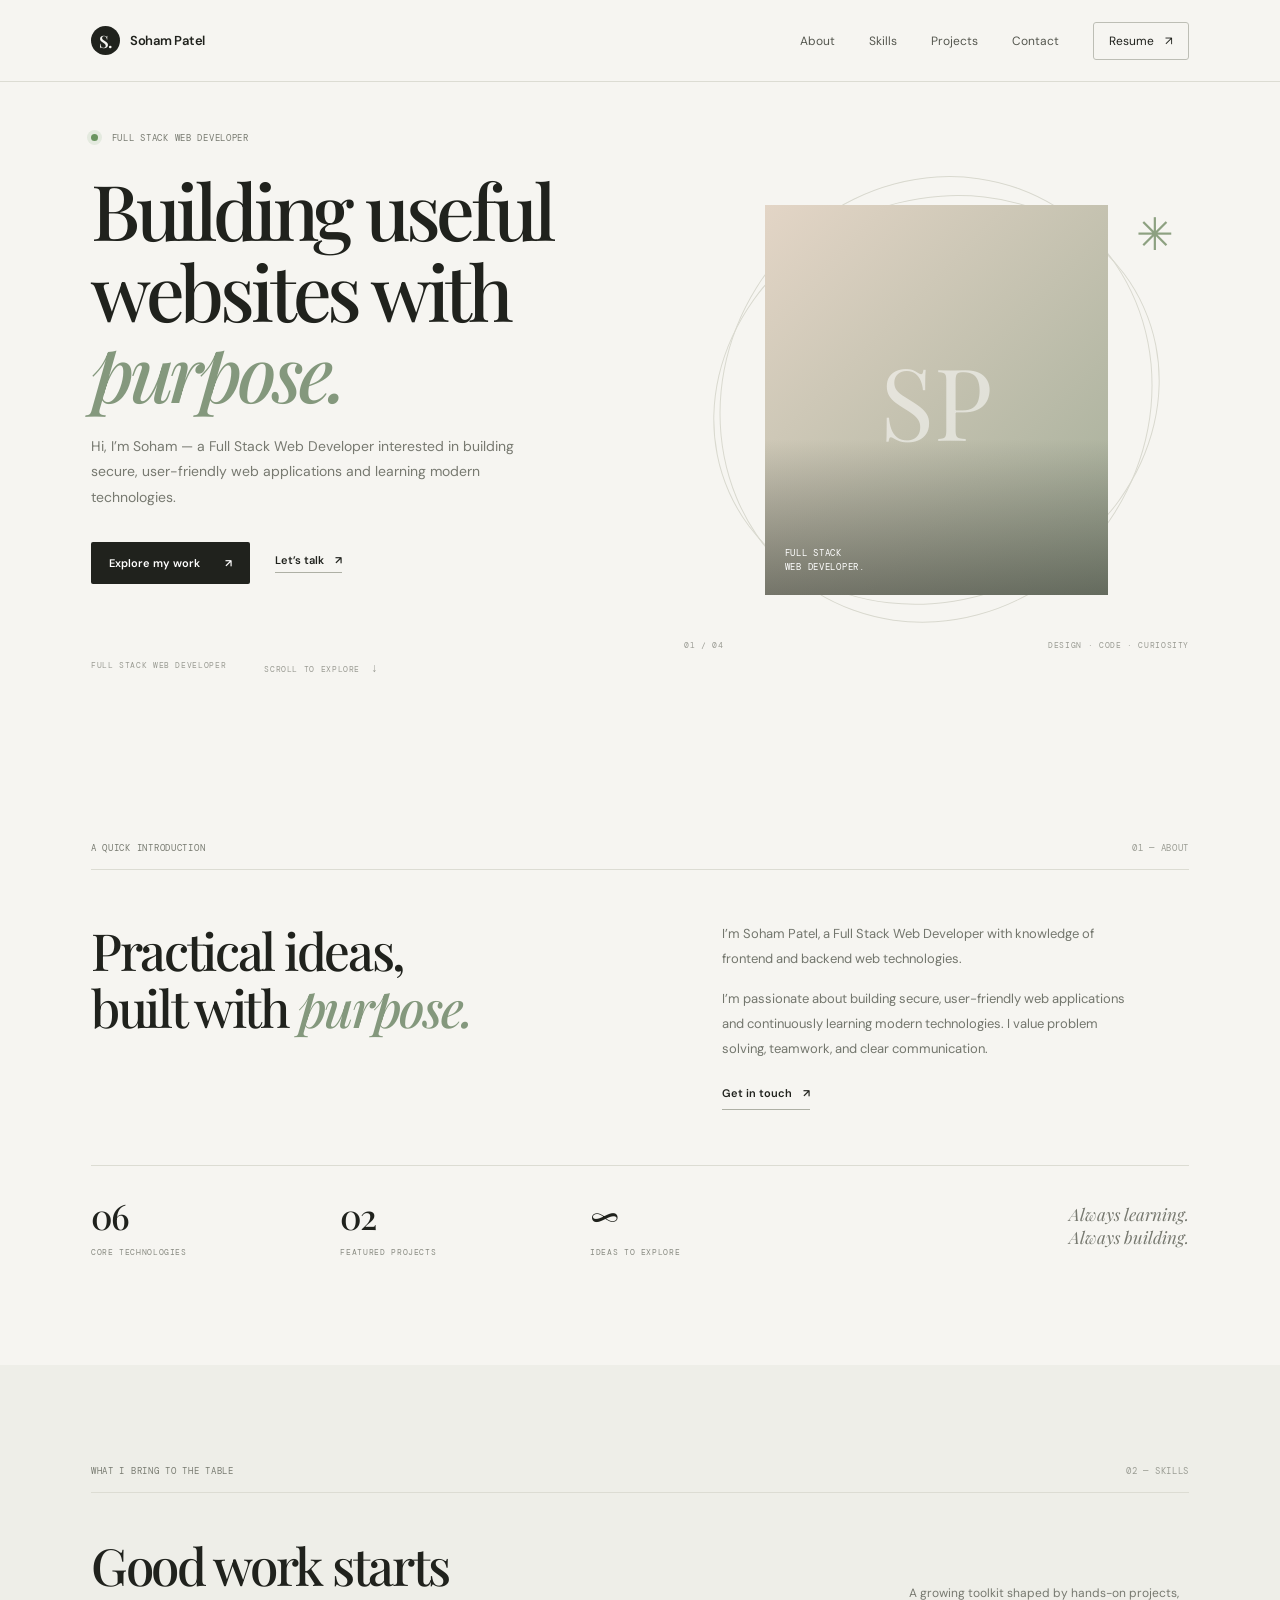
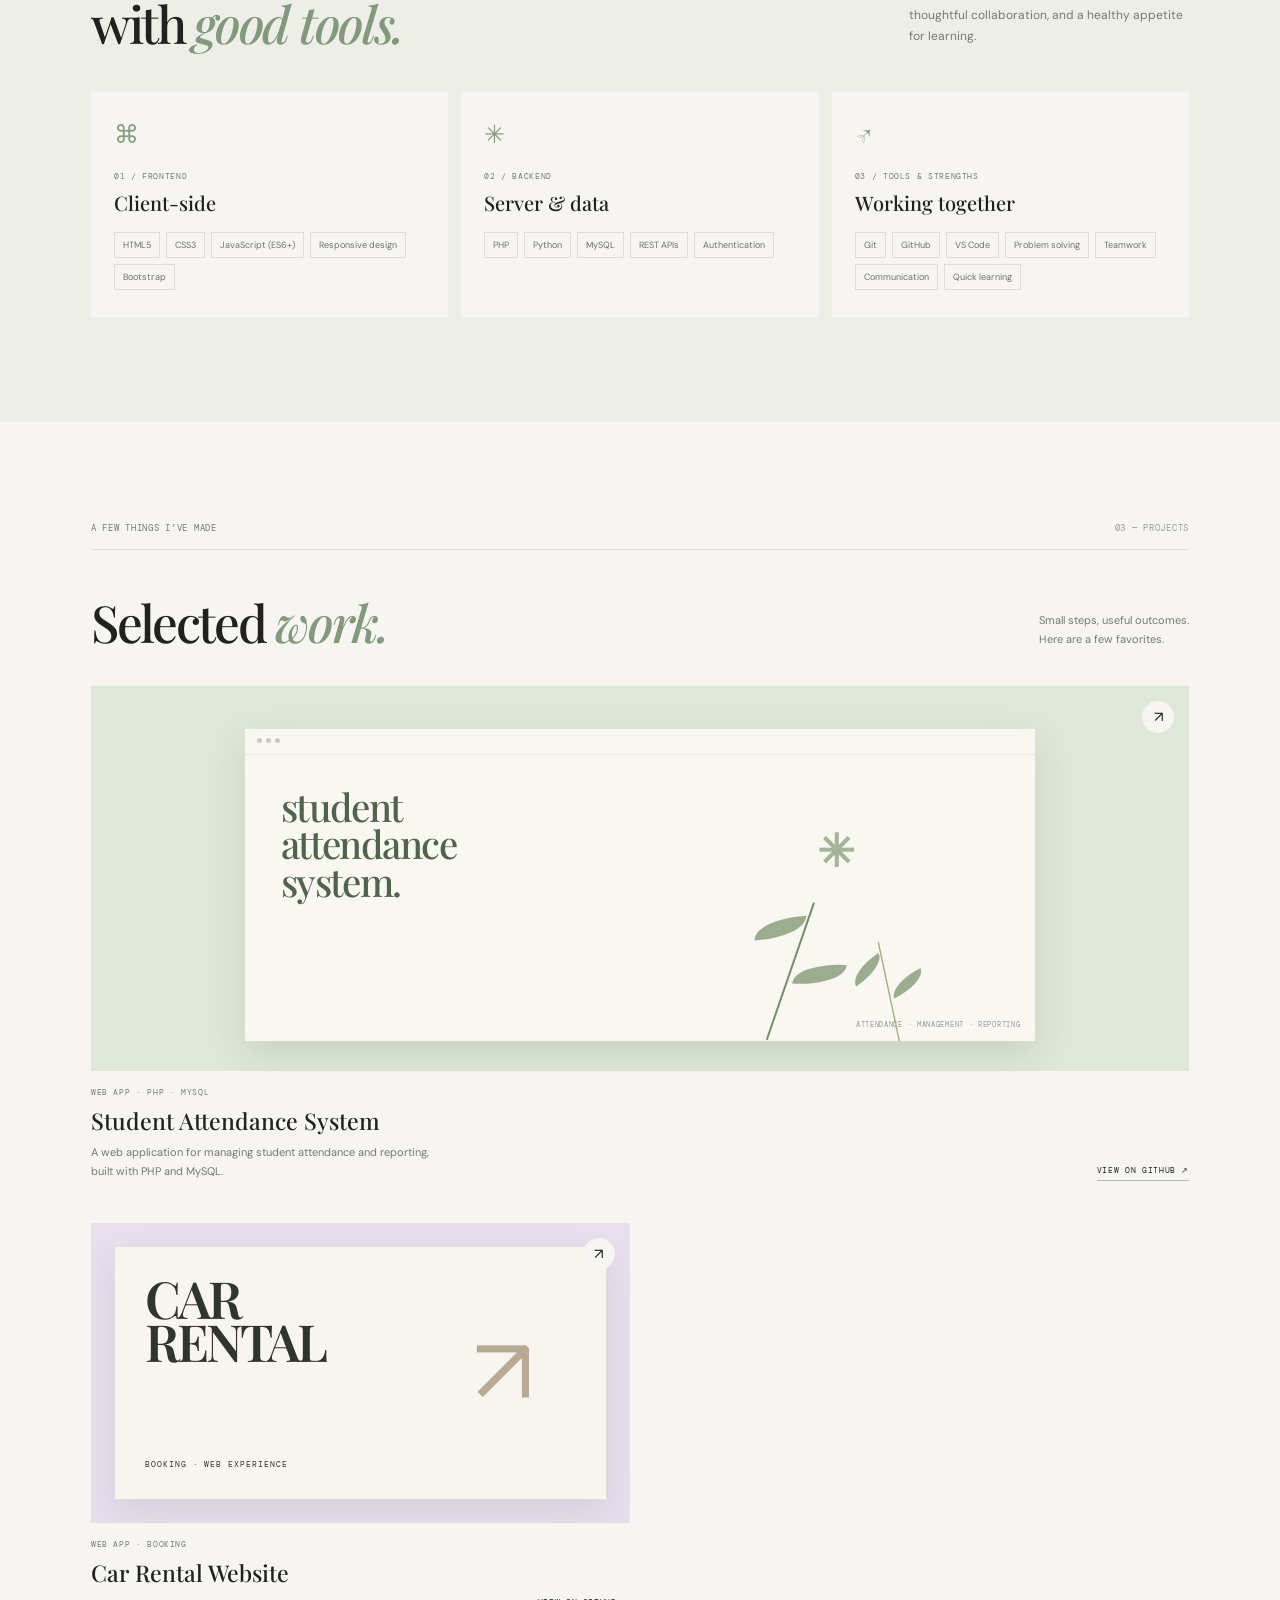
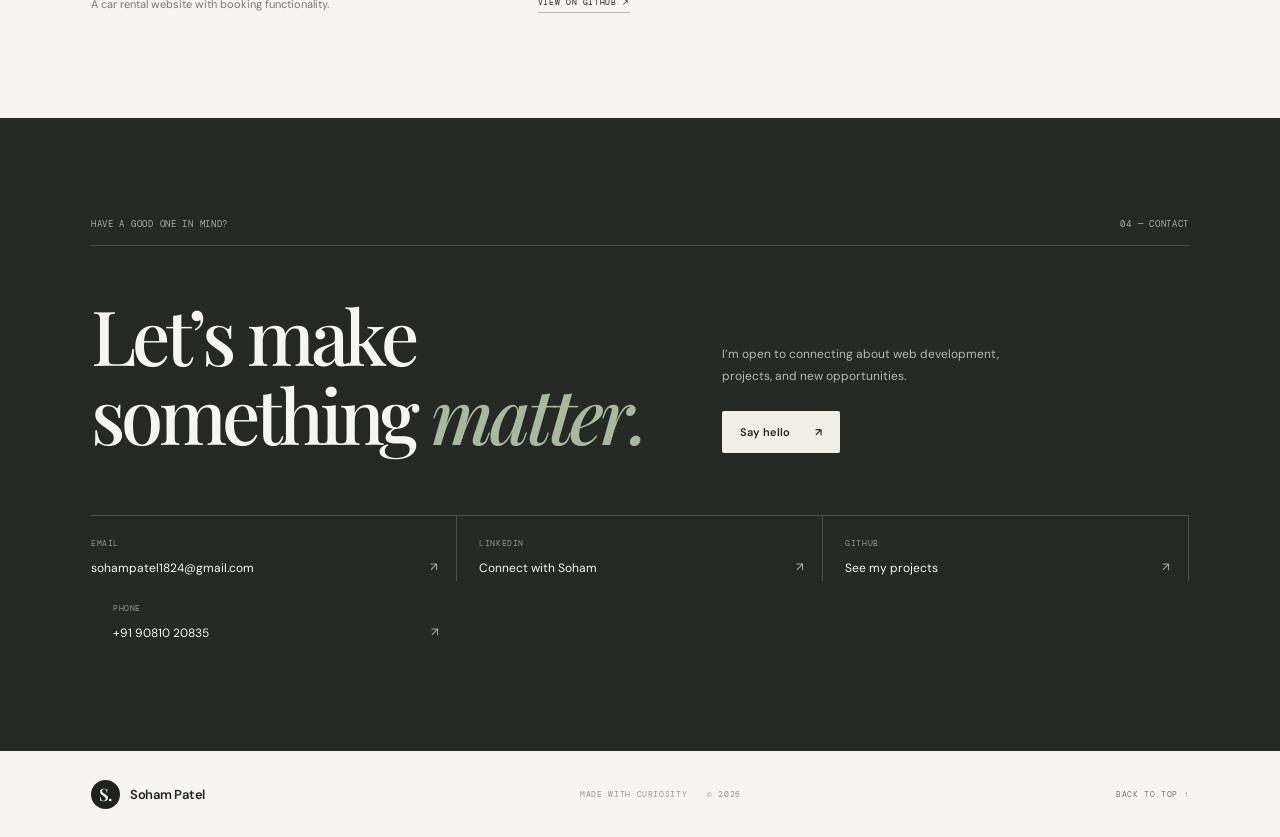
<file: index.html>
<!doctype html>
<html lang="en">
<head>
  <meta charset="utf-8">
  <meta name="viewport" content="width=device-width, initial-scale=1">
  <meta name="theme-color" content="#f6f5f1">
  <meta name="description" content="A personal portfolio showcasing projects, skills, and contact information.">
  <title>Soham Patel — Full Stack Web Developer</title>
  <link rel="preconnect" href="https://fonts.googleapis.com">
  <link rel="preconnect" href="https://fonts.gstatic.com" crossorigin>
  <link href="https://fonts.googleapis.com/css2?family=DM+Mono:wght@400;500&family=DM+Sans:wght@400;500;600;700&family=Playfair+Display:wght@500;600;700&display=swap" rel="stylesheet">
  <link rel="stylesheet" href="styles.css">
  <script src="script.js" defer></script>
</head>
<body>
  <header class="site-header">
    <a class="brand" href="#home" aria-label="Soham Patel, home"><span class="brand-mark">S.</span><span>Soham Patel</span></a>
    <button class="menu-toggle" aria-label="Open navigation" aria-expanded="false" aria-controls="site-nav"><span></span><span></span></button>
    <nav id="site-nav" class="site-nav" aria-label="Main navigation">
      <a href="#about">About</a><a href="#skills">Skills</a><a href="#projects">Projects</a><a href="#contact">Contact</a>
      <a class="nav-cta" href="assets/resume.html">Resume <span aria-hidden="true">↗</span></a>
    </nav>
  </header>

  <main>
    <section class="hero section-wrap" id="home">
      <div class="hero-copy">
        <p class="eyebrow"><span class="status-dot"></span> FULL STACK WEB DEVELOPER</p>
        <h1>Building useful<br>websites with <em>purpose.</em></h1>
        <p class="hero-intro">Hi, I’m Soham — a Full Stack Web Developer interested in building secure, user-friendly web applications and learning modern technologies.</p>
        <div class="hero-actions"><a class="button button-dark" href="#projects">Explore my work <span aria-hidden="true">↗</span></a><a class="text-link" href="#contact">Let’s talk <span aria-hidden="true">↗</span></a></div>
        <div class="hero-meta"><span>FULL STACK WEB DEVELOPER</span><span>SCROLL TO EXPLORE <b aria-hidden="true">↓</b></span></div>
      </div>
      <div class="hero-visual">
        <div class="portrait-frame portrait-fallback"><span class="portrait-initials">SP</span><div class="portrait-label">FULL STACK<br>WEB DEVELOPER.</div></div>
        <div class="orbit orbit-one"></div><div class="orbit orbit-two"></div><span class="visual-spark">✳</span>
        <div class="visual-note"><span>01 / 04</span><span>DESIGN · CODE · CURIOSITY</span></div>
      </div>
    </section>

    <section class="about section-wrap section-space" id="about">
      <div class="section-heading"><p class="eyebrow">A QUICK INTRODUCTION</p><span class="section-number">01 — ABOUT</span></div>
      <div class="about-grid"><h2>Practical ideas,<br>built with <em>purpose.</em></h2><div class="about-text"><p>I’m Soham Patel, a Full Stack Web Developer with knowledge of frontend and backend web technologies.</p><p>I’m passionate about building secure, user-friendly web applications and continuously learning modern technologies. I value problem solving, teamwork, and clear communication.</p><a href="#contact" class="text-link">Get in touch <span aria-hidden="true">↗</span></a></div></div>
      <div class="stats-row"><div><strong>06</strong><small>CORE TECHNOLOGIES</small></div><div><strong>02</strong><small>FEATURED PROJECTS</small></div><div><strong>∞</strong><small>IDEAS TO EXPLORE</small></div><p>Always learning.<br>Always building.</p></div>
    </section>

    <section class="skills section-space" id="skills">
      <div class="section-wrap"><div class="section-heading"><p class="eyebrow">WHAT I BRING TO THE TABLE</p><span class="section-number">02 — SKILLS</span></div><div class="skills-intro"><h2>Good work starts<br>with <em>good tools.</em></h2><p>A growing toolkit shaped by hands-on projects, thoughtful collaboration, and a healthy appetite for learning.</p></div>
        <div class="skill-groups"><article class="skill-card"><div class="skill-icon">⌘</div><p class="eyebrow">01 / FRONTEND</p><h3>Client-side</h3><div class="tags"><span>HTML5</span><span>CSS3</span><span>JavaScript (ES6+)</span><span>Responsive design</span><span>Bootstrap</span></div></article><article class="skill-card"><div class="skill-icon">✳</div><p class="eyebrow">02 / BACKEND</p><h3>Server & data</h3><div class="tags"><span>PHP</span><span>Python</span><span>MySQL</span><span>REST APIs</span><span>Authentication</span></div></article><article class="skill-card"><div class="skill-icon">↗</div><p class="eyebrow">03 / TOOLS & STRENGTHS</p><h3>Working together</h3><div class="tags"><span>Git</span><span>GitHub</span><span>VS Code</span><span>Problem solving</span><span>Teamwork</span><span>Communication</span><span>Quick learning</span></div></article></div>
      </div>
    </section>

    <section class="projects section-wrap section-space" id="projects">
      <div class="section-heading"><p class="eyebrow">A FEW THINGS I’VE MADE</p><span class="section-number">03 — PROJECTS</span></div><div class="projects-title"><h2>Selected <em>work.</em></h2><p>Small steps, useful outcomes.<br>Here are a few favorites.</p></div>
      <div class="project-grid">
        <article class="project-card project-large"><a class="project-image image-sage" href="https://github.com/Soham1712200/bus-" target="_blank" rel="noreferrer" aria-label="View Student Attendance System project on GitHub"><div class="mock-browser"><div class="browser-dots"><i></i><i></i><i></i></div><div class="greenhouse-art"><span>student<br>attendance<br>system.</span><b>✳</b><div class="plant plant-one"></div><div class="plant plant-two"></div></div><div class="mock-caption">ATTENDANCE · MANAGEMENT · REPORTING</div></div><span class="project-arrow">↗</span></a><div class="project-info"><div><p class="eyebrow">WEB APP · PHP · MYSQL</p><h3>Student Attendance System</h3><p>A web application for managing student attendance and reporting, built with PHP and MySQL.</p></div><a class="github-link" href="https://github.com/Soham1712200/bus-" target="_blank" rel="noreferrer">VIEW ON GITHUB ↗</a></div></article>
        <article class="project-card"><a class="project-image image-lilac" href="https://github.com/Soham1712200/bus-" target="_blank" rel="noreferrer" aria-label="View Car Rental Website project on GitHub"><div class="fieldnotes-art"><span>CAR<br>RENTAL</span><small>BOOKING · WEB EXPERIENCE</small><div class="note-shape">↗</div></div><span class="project-arrow">↗</span></a><div class="project-info"><div><p class="eyebrow">WEB APP · BOOKING</p><h3>Car Rental Website</h3><p>A car rental website with booking functionality.</p></div><a class="github-link" href="https://github.com/Soham1712200/bus-" target="_blank" rel="noreferrer">VIEW ON GITHUB ↗</a></div></article>
      </div>
    </section>

    <section class="contact section-space" id="contact"><div class="section-wrap"><div class="section-heading"><p class="eyebrow">HAVE A GOOD ONE IN MIND?</p><span class="section-number">04 — CONTACT</span></div><div class="contact-main"><h2>Let’s make<br>something <em>matter.</em></h2><div class="contact-side"><p>I’m open to connecting about web development, projects, and new opportunities.</p><a class="button button-light" href="mailto:sohampatel1824@gmail.com">Say hello <span aria-hidden="true">↗</span></a></div></div><div class="contact-links"><a href="mailto:sohampatel1824@gmail.com"><span>EMAIL</span>sohampatel1824@gmail.com <b>↗</b></a><a href="https://www.linkedin.com/in/soham-patel-646a322a4" target="_blank" rel="noreferrer"><span>LINKEDIN</span>Connect with Soham <b>↗</b></a><a href="https://github.com/Soham1712200" target="_blank" rel="noreferrer"><span>GITHUB</span>See my projects <b>↗</b></a><a href="tel:+919081020835"><span>PHONE</span>+91 90810 20835 <b>↗</b></a></div></div></section>
  </main>
  <footer class="site-footer"><a class="brand" href="#home"><span class="brand-mark">S.</span><span>Soham Patel</span></a><p>MADE WITH CURIOSITY <span>© 2026</span></p><a href="#home">BACK TO TOP ↑</a></footer>
</body>
</html>
</file>
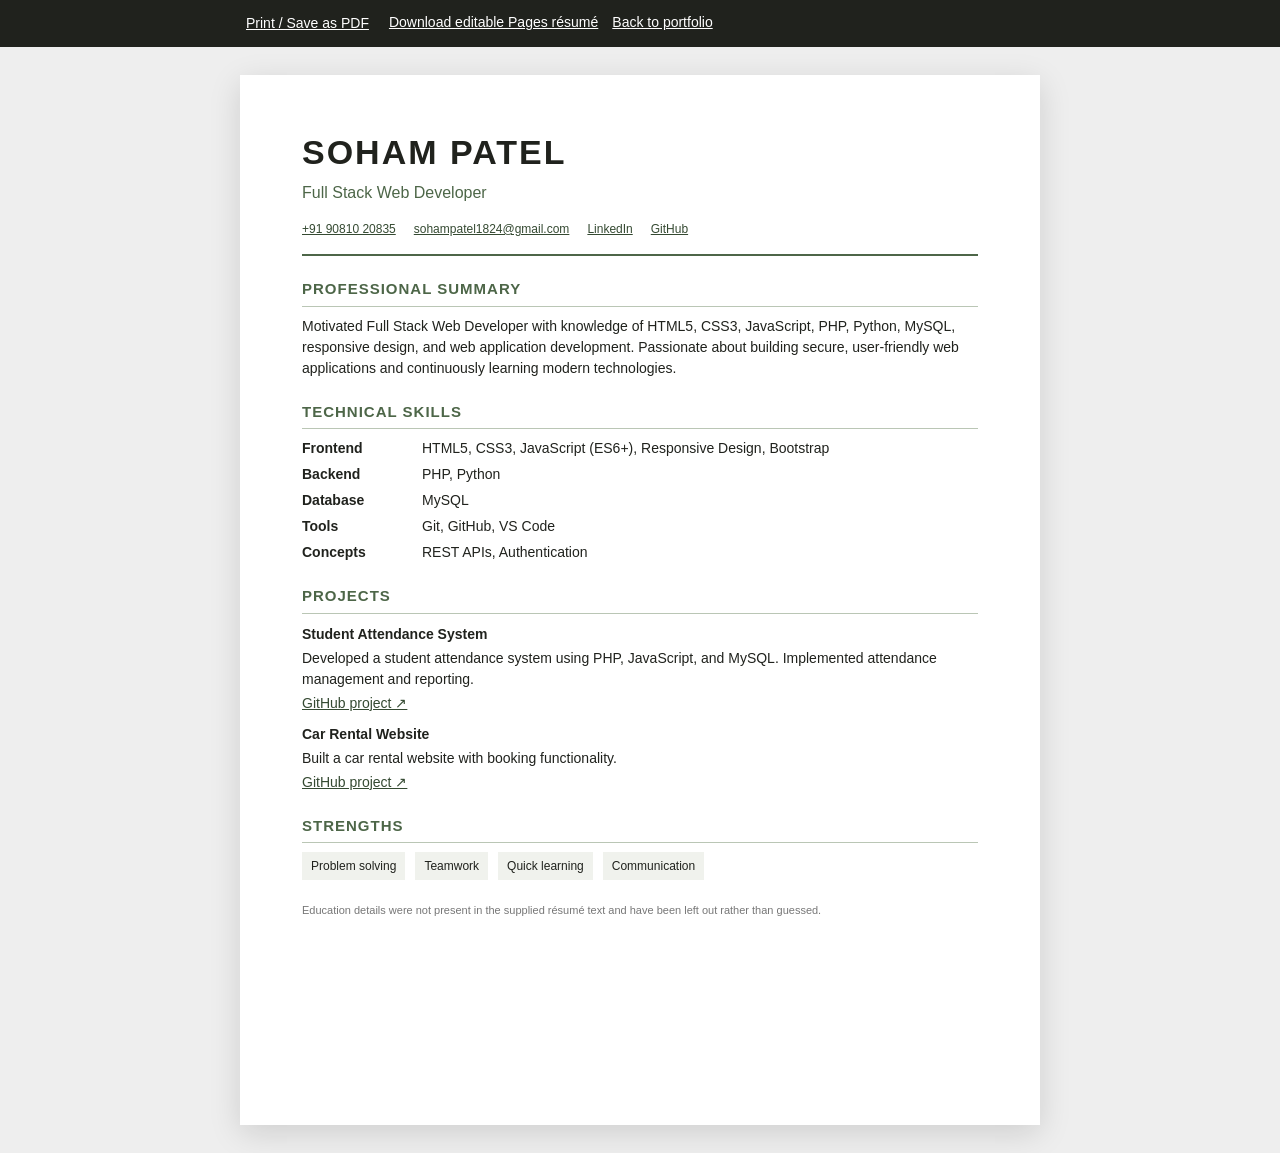
<file: assets/resume.html>
<!doctype html>
<html lang="en">
<head>
  <meta charset="utf-8"><meta name="viewport" content="width=device-width, initial-scale=1">
  <meta name="description" content="Soham Patel's full stack web developer résumé.">
  <title>Soham Patel — Full Stack Web Developer Résumé</title>
  <style>
    *{box-sizing:border-box}body{margin:0;background:#eee;font:14px/1.5 Arial,sans-serif;color:#20221d}.actions{position:sticky;top:0;background:#20221d;color:white;padding:12px max(calc((100% - 800px)/2),20px);display:flex;gap:14px;z-index:2}.actions a,.actions button{color:inherit;background:none;border:0;font:inherit;text-decoration:underline;cursor:pointer}.sheet{max-width:800px;min-height:1050px;margin:28px auto;background:white;padding:52px 62px;box-shadow:0 8px 30px #0002}.name{font-size:34px;letter-spacing:2px;margin:0 0 3px}.role{font-size:16px;color:#4d6648;margin:0 0 15px}.contact{display:flex;flex-wrap:wrap;gap:7px 18px;border-bottom:2px solid #4d6648;padding-bottom:16px;font-size:12px}.contact a{color:#354a32}.section{margin-top:22px}.section h2{font-size:15px;letter-spacing:1px;text-transform:uppercase;color:#4d6648;border-bottom:1px solid #bac6b5;padding-bottom:5px;margin:0 0 9px}.section p{margin:5px 0}.skills-list{display:grid;grid-template-columns:110px 1fr;gap:5px 10px}.project{margin:10px 0}.project h3{font-size:14px;margin:0}.project p{margin:3px 0}.project a{color:#354a32}.strengths{display:flex;gap:10px;flex-wrap:wrap}.strengths span{background:#f0f2ed;padding:5px 9px;font-size:12px}.note{font-size:11px;color:#777;margin-top:22px}@media(max-width:650px){.sheet{margin:0;padding:30px 24px;min-height:100vh}.actions{position:static}.name{font-size:28px}.skills-list{grid-template-columns:1fr;gap:0}.skills-list strong{margin-top:5px}}@media print{@page{size:A4;margin:14mm}body{background:white;font-size:11pt}.actions{display:none}.sheet{margin:0;padding:0;max-width:none;min-height:0;box-shadow:none}.section{margin-top:16px}.name{font-size:28px}}
  </style>
</head>
<body>
  <div class="actions"><button onclick="window.print()">Print / Save as PDF</button><a href="Editable_Full_Stack_Web_Developer_Resume_Template.pages" download>Download editable Pages résumé</a><a href="../index.html">Back to portfolio</a></div>
  <main class="sheet">
    <h1 class="name">SOHAM PATEL</h1>
    <p class="role">Full Stack Web Developer</p>
    <div class="contact"><a href="tel:+919081020835">+91 90810 20835</a><a href="mailto:sohampatel1824@gmail.com">sohampatel1824@gmail.com</a><a href="https://www.linkedin.com/in/soham-patel-646a322a4">LinkedIn</a><a href="https://github.com/Soham1712200">GitHub</a></div>
    <section class="section"><h2>Professional Summary</h2><p>Motivated Full Stack Web Developer with knowledge of HTML5, CSS3, JavaScript, PHP, Python, MySQL, responsive design, and web application development. Passionate about building secure, user-friendly web applications and continuously learning modern technologies.</p></section>
    <section class="section"><h2>Technical Skills</h2><div class="skills-list"><strong>Frontend</strong><span>HTML5, CSS3, JavaScript (ES6+), Responsive Design, Bootstrap</span><strong>Backend</strong><span>PHP, Python</span><strong>Database</strong><span>MySQL</span><strong>Tools</strong><span>Git, GitHub, VS Code</span><strong>Concepts</strong><span>REST APIs, Authentication</span></div></section>
    <section class="section"><h2>Projects</h2><article class="project"><h3>Student Attendance System</h3><p>Developed a student attendance system using PHP, JavaScript, and MySQL. Implemented attendance management and reporting.</p><p><a href="https://github.com/Soham1712200/bus-">GitHub project ↗</a></p></article><article class="project"><h3>Car Rental Website</h3><p>Built a car rental website with booking functionality.</p><p><a href="https://github.com/Soham1712200/bus-">GitHub project ↗</a></p></article></section>
    <section class="section"><h2>Strengths</h2><div class="strengths"><span>Problem solving</span><span>Teamwork</span><span>Quick learning</span><span>Communication</span></div></section>
    <p class="note">Education details were not present in the supplied résumé text and have been left out rather than guessed.</p>
  </main>
</body>
</html>
</file>
<file: styles.css>
:root{--paper:#f6f5f1;--ink:#20221d;--muted:#777970;--line:#dcdcd3;--green:#d7e6d4;--serif:'Playfair Display',Georgia,serif;--sans:'DM Sans',Arial,sans-serif;--mono:'DM Mono',monospace}*{box-sizing:border-box}html{scroll-behavior:smooth;scroll-padding-top:90px}body{margin:0;background:var(--paper);color:var(--ink);font-family:var(--sans);-webkit-font-smoothing:antialiased}a{color:inherit;text-decoration:none}.site-header{height:82px;padding:0 7.1%;display:flex;align-items:center;justify-content:space-between;border-bottom:1px solid var(--line);position:sticky;top:0;background:rgba(246,245,241,.94);backdrop-filter:blur(12px);z-index:10}.brand{display:flex;align-items:center;gap:10px;font-size:13px;font-weight:600;letter-spacing:-.02em}.brand-mark{width:29px;height:29px;display:grid;place-items:center;background:var(--ink);color:var(--paper);font-family:var(--serif);font-size:17px;border-radius:50%}.site-nav{display:flex;align-items:center;gap:34px;font-size:12px;color:#55574f}.site-nav a{transition:color .2s}.site-nav a:hover,.text-link:hover{color:#788e70}.site-nav .nav-cta{border:1px solid #bdbeb5;border-radius:3px;padding:10px 15px;color:var(--ink)}.nav-cta span{margin-left:8px}.menu-toggle{display:none}.section-wrap{width:min(1120px,85.8%);margin-inline:auto}.hero{min-height:660px;display:grid;grid-template-columns:1.08fr .92fr;align-items:center;padding-top:40px;padding-bottom:65px}.eyebrow,.section-number,.hero-meta,.visual-note,.stats-row small,.github-link,.contact-links> a>span,.site-footer>p,.site-footer>a:last-child{font-family:var(--mono);font-size:9px;letter-spacing:.08em}.eyebrow{color:#787b71}.status-dot{width:7px;height:7px;display:inline-block;border-radius:50%;background:#6a9460;margin-right:8px;box-shadow:0 0 0 4px #e4eadf}.hero h1{font:500 clamp(48px,6vw,78px)/1.05 var(--serif);letter-spacing:-.055em;margin:25px 0 23px}.hero h1 em,.about h2 em,.skills h2 em,.projects-title h2 em,.contact h2 em{font-weight:500;color:#84987d}.hero-intro{color:#777970;line-height:1.8;font-size:14px;max-width:425px}.hero-actions{display:flex;align-items:center;gap:25px;margin-top:32px}.button{display:inline-flex;align-items:center;gap:25px;padding:14px 18px;font-size:11px;font-weight:600;border-radius:2px;transition:transform .2s,background .2s}.button:hover{transform:translateY(-3px)}.button-dark{background:var(--ink);color:white}.button-dark:hover{background:#3b4938}.text-link{font-size:11px;font-weight:600;border-bottom:1px solid #aeb0a5;padding-bottom:5px;transition:color .2s}.text-link span{margin-left:8px}.hero-meta{margin-top:76px;display:flex;gap:38px;color:#9a9b93;font-size:8px}.hero-meta b{font-size:12px;margin-left:5px}.hero-visual{height:500px;position:relative;display:grid;place-items:center}.portrait-frame{position:relative;width:68%;height:78%;background:#c2b8ac;overflow:hidden;z-index:1}.portrait-frame img{width:100%;height:100%;object-fit:cover;object-position:center 37%;filter:saturate(.68)}.portrait-frame:after{content:'';position:absolute;inset:0;background:linear-gradient(180deg,transparent 60%,rgba(24,26,23,.45))}.portrait-fallback{background:linear-gradient(135deg,#e3d5c6,#a3ad98)}.portrait-initials{display:none;position:absolute;inset:0;place-items:center;font:100px var(--serif);color:#fff8}.portrait-fallback .portrait-initials{display:grid}.portrait-label{position:absolute;z-index:1;bottom:20px;left:20px;color:white;font:9px/1.6 var(--mono);letter-spacing:.08em}.orbit{position:absolute;border:1px solid #d9d9cf;border-radius:50%}.orbit-one{width:90%;height:80%;transform:rotate(-24deg)}.orbit-two{width:84%;height:91%;transform:rotate(32deg)}.visual-spark{position:absolute;right:3%;top:11%;font-size:45px;color:#8da181;z-index:2}.visual-note{position:absolute;bottom:0;width:100%;display:flex;justify-content:space-between;color:#9a9b93;font-size:8px}.section-space{padding-top:100px;padding-bottom:105px}.section-heading{display:flex;justify-content:space-between;align-items:center;border-bottom:1px solid var(--line);padding-bottom:15px}.section-heading .eyebrow{margin:0}.section-number{color:#9b9d94}.about-grid{display:grid;grid-template-columns:1.1fr .9fr;gap:60px;padding:52px 0 55px}.about h2,.skills h2,.projects-title h2{font:500 clamp(38px,4vw,54px)/1.12 var(--serif);letter-spacing:-.045em;margin:0}.about-text{max-width:420px;color:#73766d;font-size:13px;line-height:1.9}.about-text p{margin:0 0 16px}.about-text .text-link{display:inline-block;color:var(--ink);margin-top:6px}.stats-row{border-top:1px solid var(--line);display:grid;grid-template-columns:1fr 1fr 1fr 1.4fr;padding-top:26px;align-items:center}.stats-row strong{display:block;font:500 35px var(--serif);letter-spacing:-.06em}.stats-row strong span{color:#84987d}.stats-row small{color:#898b82;font-size:8px}.stats-row>p{justify-self:end;color:#777970;font:italic 17px/1.4 var(--serif);margin:0}.skills{background:#eeeee8}.skills-intro{display:flex;justify-content:space-between;align-items:end;padding:44px 0 40px}.skills-intro>p{max-width:280px;color:#777970;line-height:1.8;font-size:12px;margin:0 0 4px}.skill-groups{display:grid;grid-template-columns:repeat(3,1fr);gap:13px}.skill-card{background:var(--paper);padding:24px 23px 27px;min-height:218px;transition:transform .25s}.skill-card:hover{transform:translateY(-5px)}.skill-icon{font:25px var(--serif);color:#8a9d81;margin-bottom:22px}.skill-card .eyebrow{font-size:8px;margin:0 0 8px}.skill-card h3{font:500 20px var(--serif);margin:0 0 16px}.tags{display:flex;flex-wrap:wrap;gap:6px}.tags span{border:1px solid #deded5;padding:6px 8px;font-size:9px;color:#6f726a}.projects-title{display:flex;justify-content:space-between;align-items:end;padding:44px 0 35px}.projects-title>p{font-size:11px;color:#777970;line-height:1.7;margin:0 0 3px}.project-grid{display:grid;grid-template-columns:1fr 1fr;gap:42px 20px}.project-large{grid-column:span 2}.project-image{display:block;position:relative;height:300px;overflow:hidden}.project-large .project-image{height:385px}.image-sage{background:#dfe8d8}.image-lilac{background:#e7dfeb}.image-blue{background:#dce6e8}.project-arrow{position:absolute;top:15px;right:15px;width:32px;height:32px;border-radius:50%;background:var(--paper);display:grid;place-items:center;font-size:15px;transition:transform .2s}.project-image:hover .project-arrow{transform:rotate(45deg)}.mock-browser{position:absolute;width:72%;height:81%;left:14%;top:11%;background:#f8f7f1;box-shadow:0 14px 35px #343b2820}.browser-dots{height:26px;padding:9px 12px;border-bottom:1px solid #eaeae3;display:flex;gap:4px}.browser-dots i{width:5px;height:5px;border-radius:50%;background:#c9c9bd}.greenhouse-art{height:calc(100% - 26px);position:relative;padding:33px 36px;color:#52634b;font:500 clamp(24px,3vw,45px)/.98 var(--serif);letter-spacing:-.04em;overflow:hidden}.greenhouse-art>b{position:absolute;right:23%;top:25%;font-size:45px;color:#a4b499}.plant{position:absolute;bottom:-17px;width:90px;height:145px;border-left:2px solid #768b6d;transform:rotate(19deg);right:20%}.plant:before,.plant:after{content:'';position:absolute;width:53px;height:22px;background:#9cac8e;border-radius:100% 0 100% 0;transform:rotate(-22deg);left:-51px;top:24px}.plant:after{transform:rotate(165deg);left:1px;top:55px}.plant-two{right:9%;transform:scale(.7) rotate(-12deg);border-color:#a8ae86}.mock-caption{position:absolute;right:15px;bottom:12px;font:7px var(--mono);letter-spacing:.1em;color:#999}.project-info{display:flex;justify-content:space-between;gap:20px;padding-top:16px}.project-info .eyebrow{margin:0 0 8px;font-size:8px}.project-info h3{font:500 23px var(--serif);margin:0 0 7px}.project-info p:not(.eyebrow){max-width:350px;font-size:11px;color:#777970;line-height:1.7;margin:0}.github-link{align-self:end;white-space:nowrap;font-size:8px;padding-bottom:5px;border-bottom:1px solid #b8bab0}.fieldnotes-art{position:absolute;inset:24px;background:#f8f5f0;padding:30px;color:#30352d;display:flex;flex-direction:column;justify-content:space-between;box-shadow:0 14px 35px #39333f19}.fieldnotes-art>span{font:600 clamp(30px,4vw,55px)/.85 var(--serif);letter-spacing:-.06em}.fieldnotes-art small{font:8px var(--mono);letter-spacing:.12em}.note-shape{position:absolute;right:15%;top:25%;font-size:95px;color:#b9aa96}.closer-art{position:absolute;inset:0;display:grid;place-items:center}.closer-card{width:65%;height:79%;padding:22px;background:#f7f8f4;box-shadow:0 15px 35px #3040441f;position:relative}.closer-card>span{font:500 22px var(--serif);letter-spacing:-.06em}.closer-card p{font:500 clamp(23px,3vw,38px)/1.05 var(--serif);letter-spacing:-.05em;margin:35px 0}.closer-card>b{position:absolute;right:20px;top:20px;font-size:20px}.closer-card small{position:absolute;left:22px;bottom:18px;font:7px var(--mono);letter-spacing:.1em;color:#858980}.closer-sticker{position:absolute;right:12%;top:14%;width:78px;height:78px;border-radius:50%;background:#d1ddcb;display:grid;place-items:center;text-align:center;font:8px/1.4 var(--mono);transform:rotate(12deg)}.contact{background:#262923;color:#f6f5f1}.contact .section-heading{border-color:#4c4e47}.contact .eyebrow,.contact .section-number{color:#aaaDA3}.contact-main{display:grid;grid-template-columns:1.15fr .85fr;align-items:end;padding:49px 0 62px}.contact h2{font:500 clamp(47px,6vw,76px)/1.04 var(--serif);letter-spacing:-.055em;margin:0}.contact h2 em{color:#a9b99f}.contact-side{max-width:310px}.contact-side>p{font-size:12px;line-height:1.8;color:#b6b9af;margin:0 0 24px}.button-light{background:#f0efe8;color:#242620}.button-light:hover{background:white}.contact-links{border-top:1px solid #4c4e47;display:grid;grid-template-columns:repeat(3,1fr)}.contact-links>a{padding:22px 18px 5px 0;font-size:12px;display:flex;flex-direction:column;gap:12px;position:relative}.contact-links>a:not(:last-child){border-right:1px solid #4c4e47}.contact-links>a:not(:first-child){padding-left:22px}.contact-links>a>span{color:#92968c;font-size:8px}.contact-links b{position:absolute;right:18px;top:43px;font-weight:400;color:#aeb8a6}.site-footer{height:86px;padding:0 7.1%;display:flex;align-items:center;justify-content:space-between}.site-footer>p{font-size:8px;color:#96988f}.site-footer>p span{margin-left:14px}.site-footer>a:last-child{font-size:8px;color:#777970}.reveal{opacity:0;transform:translateY(18px);transition:opacity .65s,transform .65s}.reveal.is-visible{opacity:1;transform:none}
@media(max-width:760px){.site-header{height:68px;padding:0 6%}.menu-toggle{display:flex;border:0;background:none;width:35px;height:35px;flex-direction:column;gap:6px;justify-content:center;align-items:center;cursor:pointer}.menu-toggle span{display:block;width:19px;height:1px;background:var(--ink);transition:transform .2s}.menu-toggle[aria-expanded=true] span:first-child{transform:translateY(3.5px) rotate(45deg)}.menu-toggle[aria-expanded=true] span:last-child{transform:translateY(-3.5px) rotate(-45deg)}.site-nav{display:none;position:absolute;top:68px;left:0;right:0;background:var(--paper);padding:20px 6% 25px;border-bottom:1px solid var(--line);align-items:stretch;gap:0;flex-direction:column}.site-nav.open{display:flex}.site-nav a{padding:13px 0}.site-nav .nav-cta{width:max-content;padding:10px 14px;margin-top:7px}.section-wrap{width:88%}.hero{min-height:unset;grid-template-columns:1fr;padding-top:68px;padding-bottom:60px}.hero h1{font-size:clamp(48px,11vw,70px)}.hero-visual{height:390px;margin-top:32px}.portrait-frame{width:67%;height:82%}.visual-spark{right:6%;top:6%}.hero-meta{margin-top:48px;justify-content:space-between;gap:10px}.section-space{padding-top:73px;padding-bottom:78px}.about-grid{grid-template-columns:1fr;gap:24px;padding:38px 0}.about h2,.skills h2,.projects-title h2{font-size:42px}.stats-row{grid-template-columns:repeat(3,1fr);gap:20px 10px}.stats-row>p{display:none}.skills-intro{align-items:start;gap:20px;flex-direction:column;padding:36px 0 27px}.skills-intro>p{max-width:400px}.skill-groups{grid-template-columns:1fr}.skill-card{min-height:unset;padding:22px}.skill-icon{margin-bottom:14px}.projects-title{align-items:start;flex-direction:column;gap:15px;padding:35px 0 25px}.project-grid{grid-template-columns:1fr;gap:34px}.project-large{grid-column:auto}.project-large .project-image,.project-image{height:290px}.project-info{flex-direction:column;gap:15px}.github-link{align-self:start}.contact-main{grid-template-columns:1fr;gap:25px;padding:38px 0 40px}.contact h2{font-size:56px}.contact-side{max-width:420px}.contact-links{grid-template-columns:1fr}.contact-links>a,.contact-links>a:not(:first-child){border-right:0;border-bottom:1px solid #4c4e47;padding:16px 0}.contact-links b{top:37px;right:2px}.site-footer{padding:0 6%;height:75px}.site-footer>p{display:none}}
@media(max-width:390px){.hero h1{font-size:46px}.hero-actions{gap:16px}.button{gap:12px;padding:13px}.hero-meta{font-size:7px}.hero-visual{height:335px}.project-large .project-image,.project-image{height:250px}.greenhouse-art{padding:27px 22px}.site-footer .brand{font-size:11px}}
@media(prefers-reduced-motion:reduce){*,*:before,*:after{scroll-behavior:auto!important;transition:none!important;animation:none!important}.reveal{opacity:1;transform:none}}
</file>
